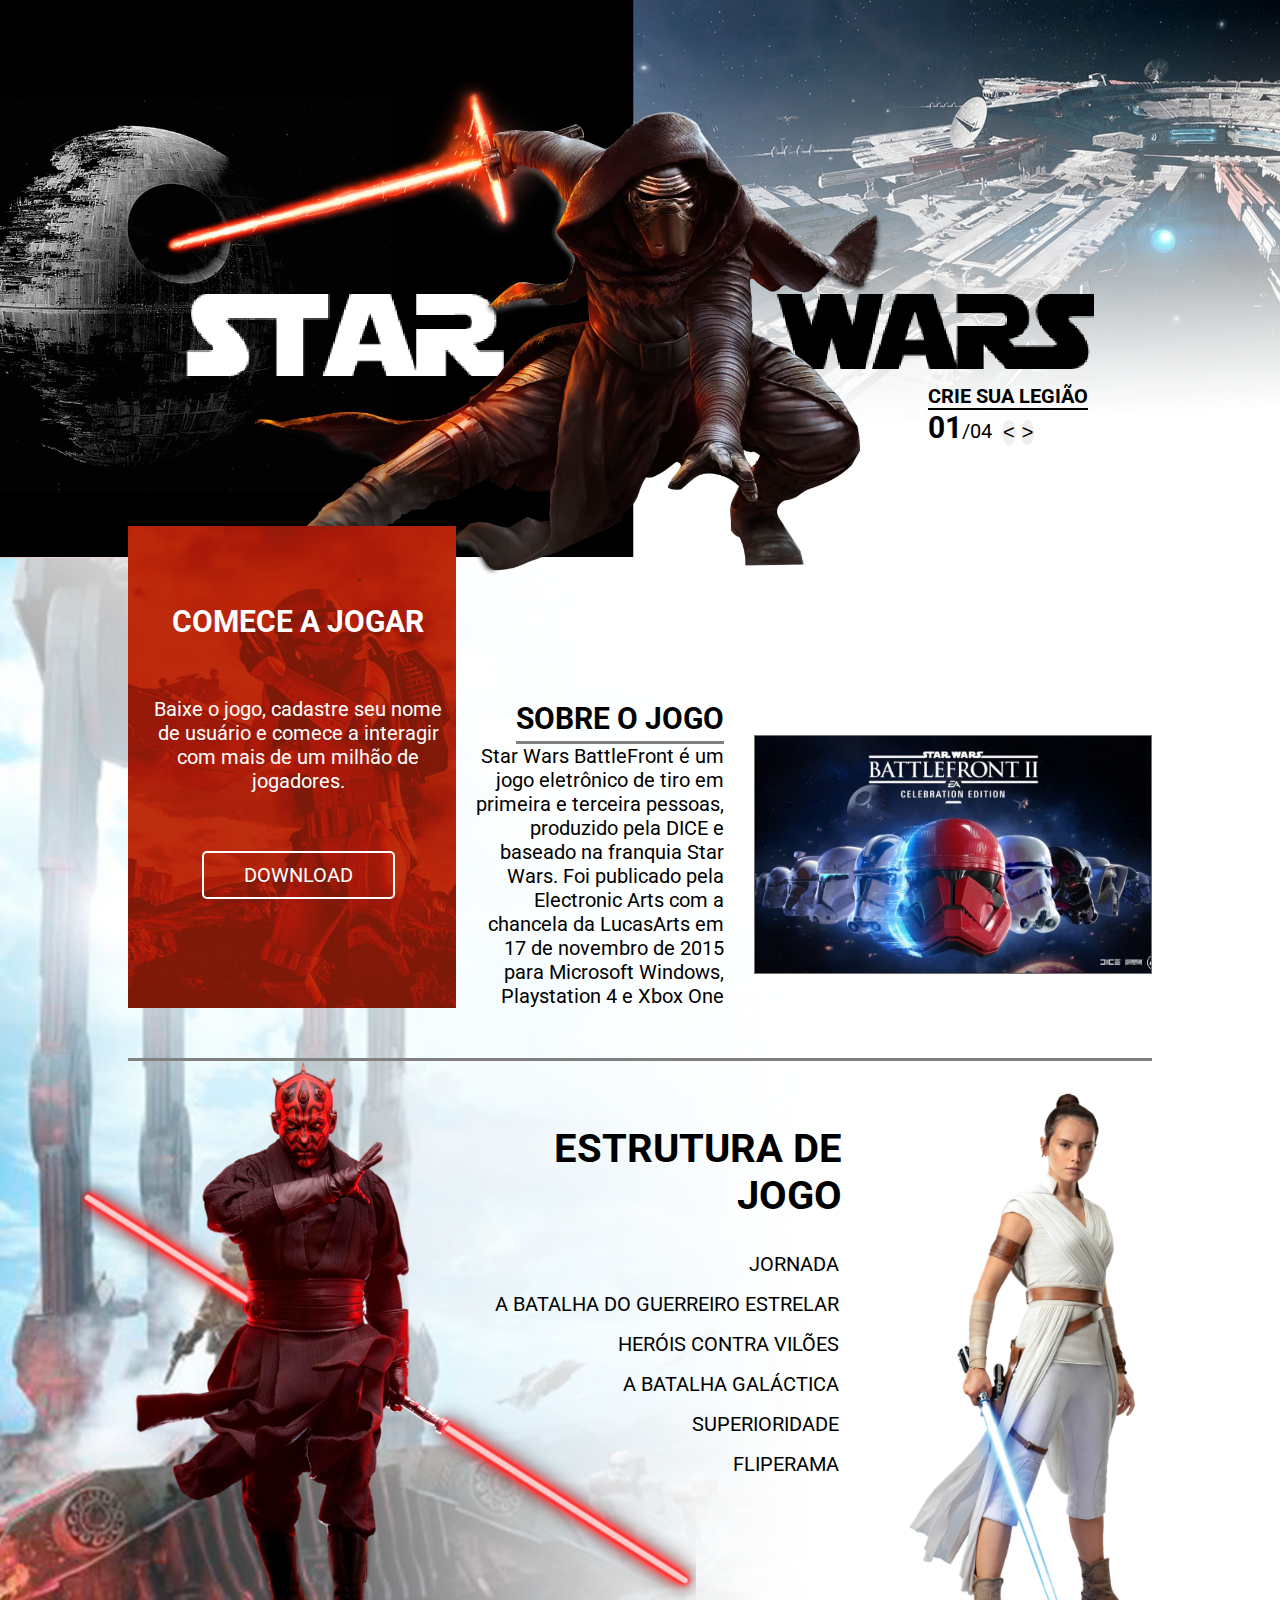
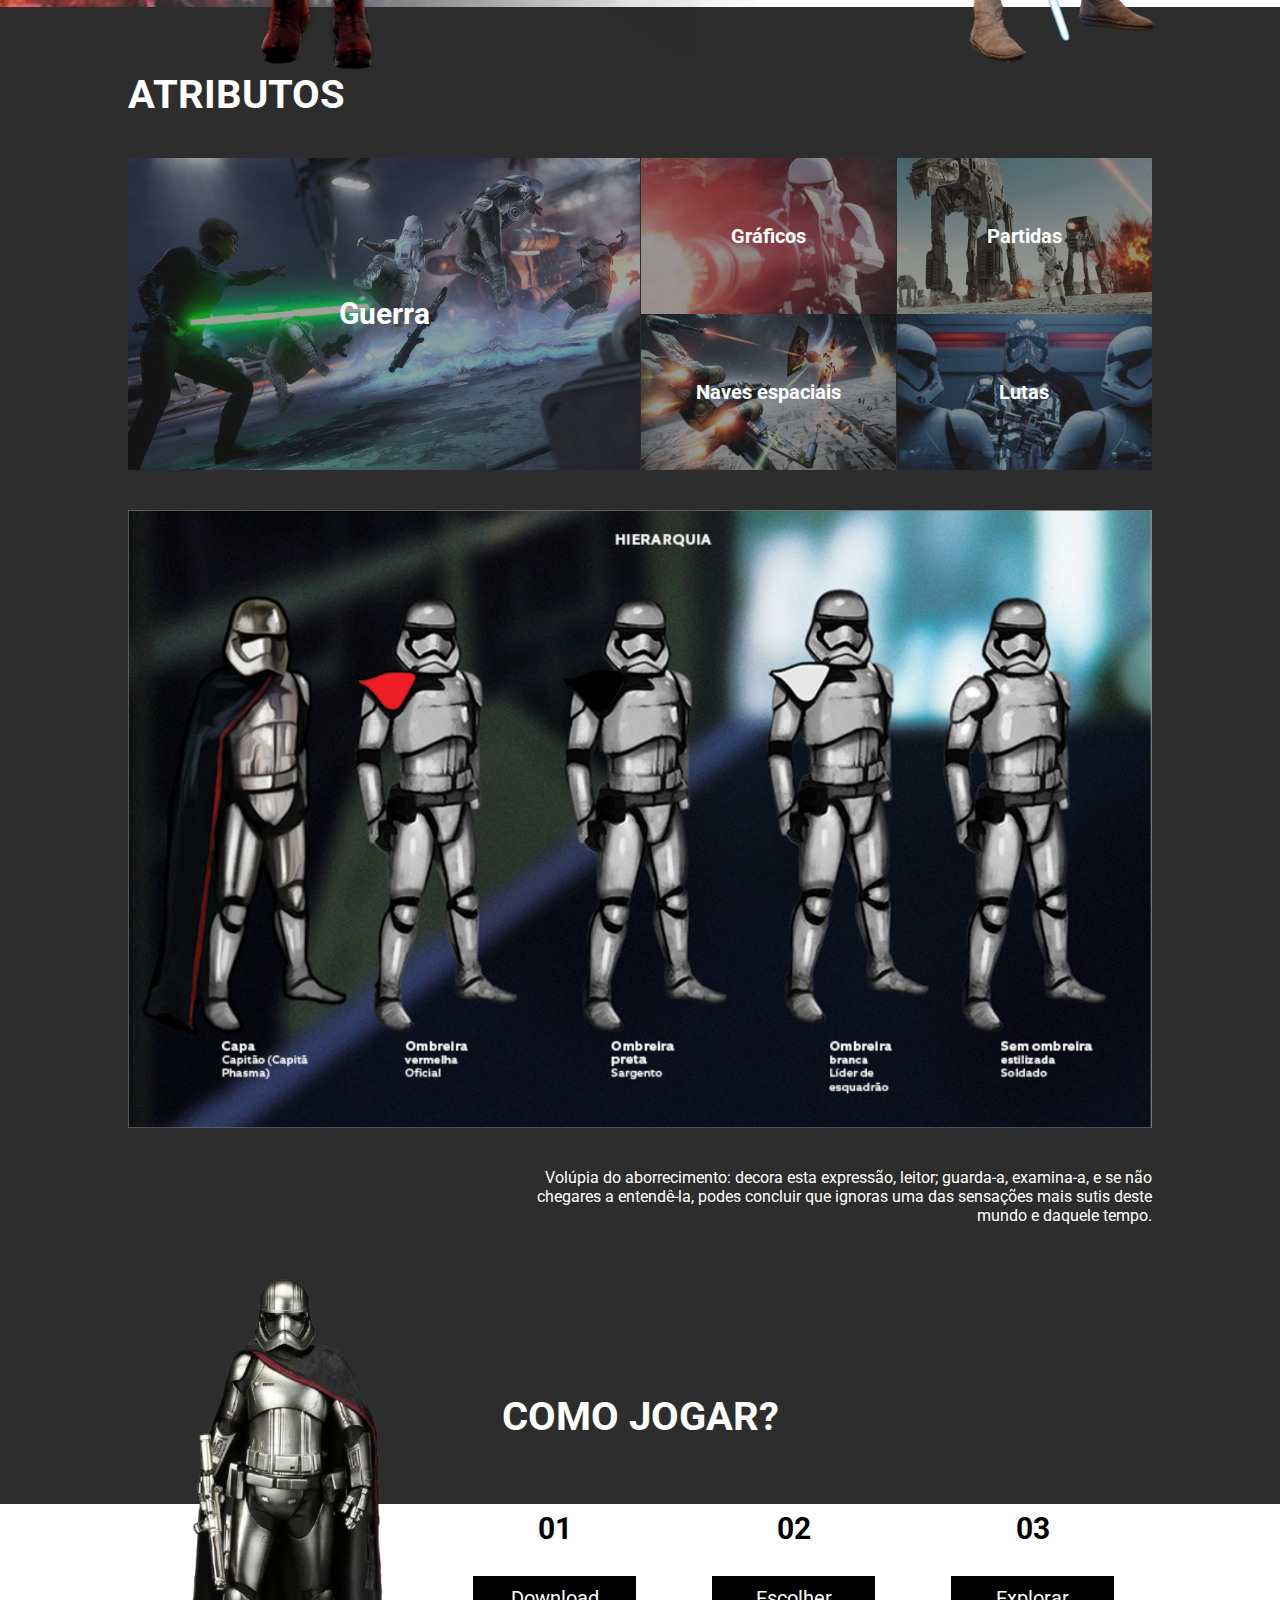
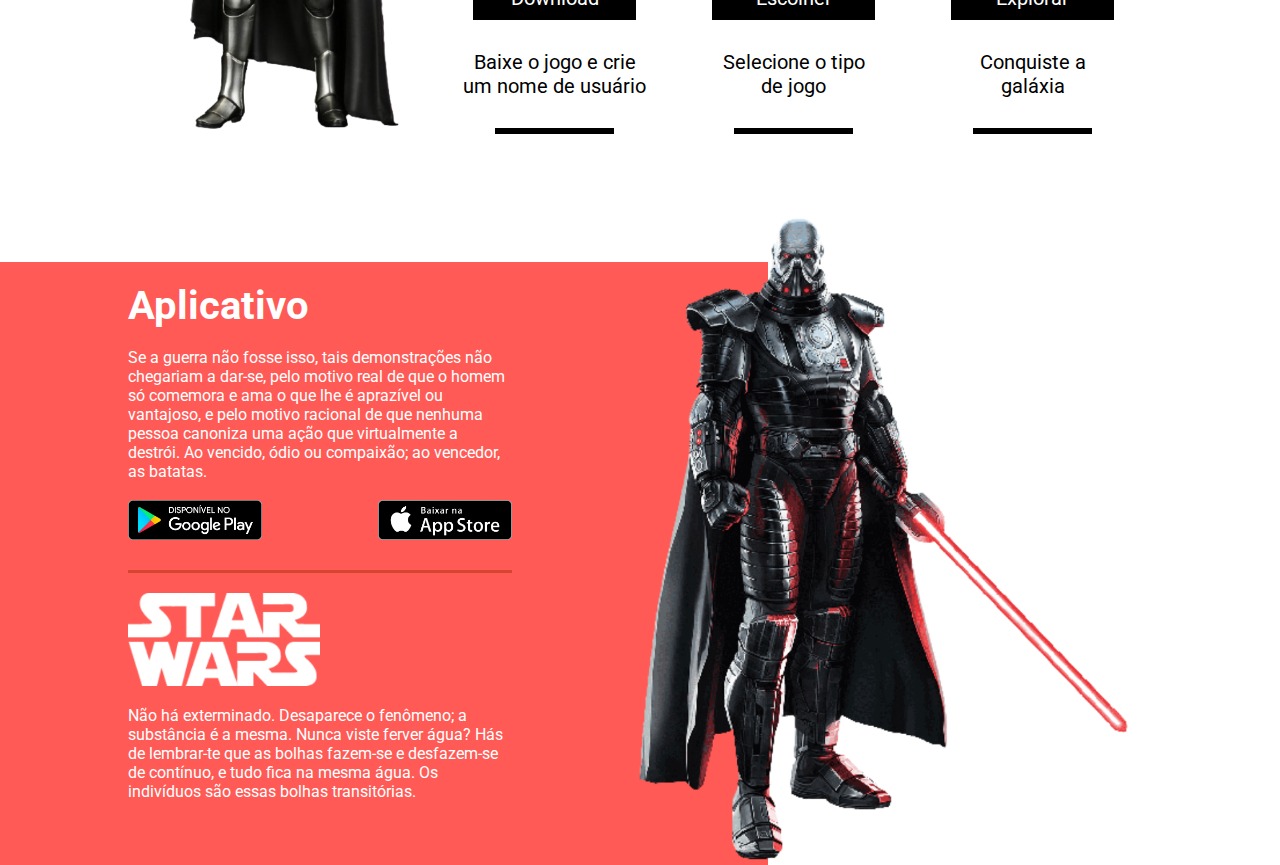
<file: index.html>
<!DOCTYPE html>
<html lang="pt">

<head>
    <meta charset="UTF-8">
    <meta http-equiv="X-UA-Compatible" content="IE=edge">
    <meta name="viewport" content="width=device-width, initial-scale=1.0">
    <title>Star Wars</title>
    <link rel="stylesheet" href="css/styles.css">
    <link rel="preconnect" href="https://fonts.googleapis.com">
    <link rel="preconnect" href="https://fonts.gstatic.com" crossorigin>
    <link href="https://fonts.googleapis.com/css2?family=Roboto:wght@300;700&display=swap" rel="stylesheet">
    <style>
        @import url('https://fonts.googleapis.com/css2?family=Roboto:wght@300;700&display=swap');
    </style>
</head>

<body>
    <header>
        <h1>Star Wars: BattleFront II</h1>
        <img src="img/star uó topo.png" alt="Imagem de Fundo Star Wars">
        <img src="img/Kylo-Ren-banner sem fundo.png" alt="Kylo Ren banner">
        <figure>
            <img src="img/star.png" alt="Star">
            <img src="img/wars.png" alt="Wars">
        </figure>

        <section class="card-legiao">
            <h2>CRIE SUA <span class="negrito">LEGIÃO</span></h2>
            <div>
                <span><span class="negrito grande">01</span>/04</span>
                <div>
                    <button>&lt</button>
                    <button>&gt</button>
                </div>
            </div>
        </section>
    </header>
    <main>
        <section class="apresentacao">
            <section class="card-vermelho">
                <h2>COMECE A JOGAR</h2>
                <p>Baixe o jogo, cadastre seu nome de usuário e comece a interagir com mais de um milhão de jogadores.
                </p>
                <a href=""><p>DOWNLOAD</p></a>
            </section>
            <figure class="card-sobre">
                <figcaption>
                    <h2>SOBRE O JOGO</h2>
                    <p>Star Wars BattleFront é um jogo eletrônico de tiro em primeira e terceira pessoas, produzido pela
                        DICE e baseado na franquia Star Wars. Foi publicado pela Electronic Arts com a chancela da
                        LucasArts em 17 de novembro de 2015 para Microsoft Windows, Playstation 4 e Xbox One</p>
                </figcaption>
                <img src="img/star wars frente de batalha.png" alt="Sobre o jogo">
            </figure>
        </section>

        <section class="estrutura-container">
            <section class="img-nav-container">
                <img src="img/lord sifh 2.png" alt="Lord Sith" class="img-lord-sith">
                <img src="img/rey star wars.png" alt="Ray Star Wars" class="img-ray">
            </section>
            <nav class="estrutura">
                <h2>ESTRUTURA DE <span class="negrito">JOGO</span></h2>
                <ul>
                    <li>JORNADA</li>
                    <li>A BATALHA DO GUERREIRO ESTRELAR</li>
                    <li>HERÓIS CONTRA VILÕES</li>
                    <li>A BATALHA GALÁCTICA</li>
                    <li>SUPERIORIDADE</li>
                    <li>FLIPERAMA</li>
                </ul>
            </nav>
        </section>

        <section class="atributos-container">
            <h2>ATRIBUTOS</h2>
            <section class="imagens-outter">
                <div class="img1 img-hover">
                    <p class="saiba-mais">Guerra</p>
                    <div class="border-top-left"></div>
                    <div class="expansivel exp1">
                        <h2>GUERRA ESPACIAL</h2>
                        <p>Batalhe no espaço, crie seu esquadrão, junte-se a sua frota.</p>
                        <a href="" class="leia-mais">Leia Mais</a>
                    </div>
                    <div class="border-bottom-right"></div>
                </div>
                <section class="imagens-inner">
                    <section class="imgs-top">
                        <div class="img2 img-hover">
                            <p class="saiba-mais">Gráficos</p>
                            <div class="border-top-left"></div>
                            <div class="expansivel exp2">
                                <h2>NOVOS GRÁFICOS</h2>
                                <p>Gráficos realistas para tomar o império.</p>
                                <a href="" class="leia-mais">Leia Mais</a>
                            </div>
                            <div class="border-bottom-right"></div>
                        </div>
                        <div class="img3 img-hover">
                            <p class="saiba-mais">Partidas</p>
                            <div class="border-top-left"></div>
                            <div class="expansivel exp3">
                                <h2>PARTIDAS EMOCIONANTES</h2>
                                <p>Participe das batalhas multijogador em locais dos filmes</p>
                                <a href="" class="leia-mais">Leia Mais</a>
                            </div>
                            <div class="border-bottom-right"></div>
                        </div>
                    </section>
                    <section class="imgs-bottom">
                        <div class="img4 img-hover">
                            <p class="saiba-mais">Naves espaciais</p>
                            <div class="border-bottom-right"></div>
                            <div class="border-top-left"></div>
                            <div class="expansivel exp4">
                                <h2>DOMINE CAÇAS ESTRELARES</h2>
                                <p>Assuma o controle de caças da República e do Império</p>
                                <a href="" class="leia-mais">Leia Mais</a>
                            </div>
                            <div class="border-bottom-right"></div>
                        </div>
                        <div class="img5 img-hover">
                            <p class="saiba-mais">Lutas</p>
                            <div class="border-top-left"></div>
                            <div class="border-bottom-right"></div>
                            <div class="expansivel exp5">
                                <h2>UMA GALÁXIA EM GUERRA</h2>
                                <p>Lute com amigos e heróis em diversos planetas de todas as eras de Star Wars</p>
                                <a href="" class="leia-mais">Leia Mais</a>
                            </div>
                            <div class="border-bottom-right"></div>
                        </div>
                    </section>
                </section>
            </section>
            <img src="img/star-wars_stormtrooper_hierarquia.png" alt="Hierarquia de Stormtroopers">
            <p>Volúpia do aborrecimento: decora esta expressão, leitor; guarda-a, examina-a, e se não chegares a
                entendê-la, podes concluir que ignoras uma das sensações mais sutis deste mundo e daquele tempo.</p>
            <h2>COMO JOGAR?</h2>
        </section>
        <section class="tres-opcoes">
            <img src="img/stortm_trooper_capa_preta-removebg-preview.png" alt="Stormtrooper de Capa Preta">
            <section class="opcoes">
                <div class="opcao opcao1">
                    <h2>01</h2>
                    <a href="">Download</a>
                    <p>Baixe o jogo e crie um nome de usuário</p>
                    <span></span>
                </div>
                <div class="opcao opcao2">
                    <h2>02</h2>
                    <a href="">Escolher</a>
                    <p>Selecione o tipo de jogo</p>
                    <span></span>
                </div>
                <div class="opcao opcao3">
                    <h2>03</h2>
                    <a href="">Explorar</a>
                    <p>Conquiste a galáxia</p>
                    <span></span>
                </div>
            </section>
        </section>
    </main>
    <footer>
        <section class="informacoes">
            <h2>Aplicativo</h2>
            <p class="texto-final">Se a guerra não fosse isso, tais demonstrações não chegariam a dar-se, pelo motivo
                real de que o homem só
                comemora e ama o que lhe é aprazível ou vantajoso, e pelo motivo racional de que nenhuma pessoa canoniza
                uma ação que virtualmente a destrói. Ao vencido, ódio ou compaixão; ao vencedor, as batatas.</p>
            <figure class="imgs-download">
                <img src="img/disponivel-google-play-badge.png" alt="Google Play">
                <img src="img/baixar-na-app-store-botao-2-1024x304.png" alt="App Store">
            </figure>
            <figure class="star-wars-final">
                <img src="img/esta uo.png" alt="Star Wars logo">
                <figcaption class="texto-final">Não há exterminado. Desaparece o fenômeno; a substância é a mesma. Nunca
                    viste ferver
                    água? Hás de lembrar-te que as bolhas fazem-se e desfazem-se de contínuo, e tudo fica na mesma
                    água. Os indivíduos são essas bolhas transitórias.</figcaption>
            </figure>
        </section>
        <img src="img/darth_vader-sem fundo.png" alt="Darth Vader">
    </footer>
</body>

</html>
</file>
<file: css/styles.css>
* {
    padding: 0;
    margin: 0;
    border: 0;
}

/*Será usado como REM depois*/
html {
    font-size: calc(15px + 0.390625vw);
}

h1 {
    display: none;
}

body {
    font-family: 'Roboto', sans-serif;
}

.negrito {
    font-weight: bold;
}

header {
    width: 100%;
    height: fit-content;
    display: flex;
    flex-direction: column;
}

header>img:nth-of-type(1) {
    width: 100%;
    z-index: -1;
}

header>img:nth-of-type(2) {
    position: absolute;
    width: 60%;
    z-index: 1;
    margin-top: 3%;
    margin-left: 12%;
}

header figure {
    height: 12%;
    width: 71%;
    display: flex;
    position: absolute;
    justify-content: space-between;
    align-self: center;
    align-items: flex-start;
    margin-top: 23%;
}

header figure img {
    width: 35%
}

.card-legiao {
    z-index: 4;
    position: absolute;
    width: fit-content;
    height: fit-content;
    display: flex;
    flex-direction: column;
    justify-content: space-between;
    height: fit-content;
    align-self: flex-end;
    margin-top: 30%;
    margin-right: 15%;
}

.card-legiao h2 {
    width: fit-content;
    font-size: 1rem;
    text-align: left;
    border-bottom: 2px solid black;
}

.card-legiao>div {
    display: flex;
    align-items: flex-end;
    flex-wrap: wrap;
    gap: 10px;
    font-size: 0.8rem;
}

.card-legiao > div * {
    font-size: 1rem;
}

.card-legiao>div button {
    padding: 1px;
    border-radius: 50%;
    border: none;
    color: black;
}

.card-legiao>div button:hover {
    cursor: pointer;
    background-color: lightgray;
}

.card-legiao .grande {
    font-size: 1.5rem;
}


main {
    display: flex;
    flex-direction: column;
    background-image: url("../img/sta\ uo\ robot.png");
    background-repeat: no-repeat;
    background-position: top left;
    align-items: center;
}

.apresentacao {
    position: unset;
    z-index: 1;
    width: 80%;
    display: flex;
    align-self: center;
    justify-content: center;
    border-bottom: 3px solid gray;
    padding-bottom: 50px;
    align-items: center;
}

.card-sobre {
    width: 70%;
    align-items: flex-start;
    position: static;
    align-self: flex-end;
    display: flex;
    justify-content: space-between;
    gap: 30px;
}

.card-sobre figcaption {
    display: flex;
    flex-direction: column;
    justify-content: space-between;
    align-self: center;
    height: 100%;
    text-align: right;
}

.card-sobre figcaption h2 {
    padding-bottom: 5px;
    border-bottom: 3px solid gray;
    width:fit-content;
    align-self: flex-end;
}

.card-sobre img {
    align-self: center;
    align-items: flex-start;
}

.card-vermelho {
    width: 70vw;
    height: 102.972293vw; /*seguindo a proporção da imagem*/
    max-width: 300px;
    max-height: 441px;
    display: flex;
    flex-direction: column;
    align-items: center;
    justify-content: space-evenly;

    text-align: center;

    z-index: 1;
    background-image: url("../img/strom\ trupe\ red.png");
    background-repeat: no-repeat;
    background-size: contain;
    margin-top: -3%;
    color: white;

    padding: 2%;
}

.card-vermelho h2 {
    font-size: 1.5rem;
}

.card-vermelho a {
    font-size: 1rem;
}

.card-vermelho a {
    text-decoration: none;
    color: white;
    border: 2px solid white;
    border-radius: 5px;
    padding: 10px 40px 10px 40px;
    background: linear-gradient(to left, rgba(0, 0, 0, 0) 50%, rgba(0, 0, 0, 0.4) 50%) right;
    background-size: 200%;
    transition: 0.5s;
    margin-bottom: 10%;
}

.card-vermelho a:hover {
    background-position: left;
}

.card-vermelho a:hover>p {
    transition: 0.5s ease-in-out;
    scale: 1.15;
}

.card-vermelho a:hover {
    background-color: rgba(0, 0, 0, 0.4);
}

.card-vermelho a:not(:hover)>p {
    transition: 0.1s;
}

/*FIM DA PRIMEIRA SECTION*/

/*ESTRUTURA DE JOGO*/
.estrutura-container {
    display: flex;
    flex-direction: column;
}

.img-nav-container {
    display: flex;
    position: relative;
    z-index: 1;
    width: 90%;
    align-self: center;
    justify-content: space-between;
}

.img-lord-sith {
    width: 55%;
    height: max-content;
}

.img-ray {
    width: 28%;
    height: max-content;
    align-self: flex-end;
}

.estrutura {
    position: absolute;
    align-self: center;
    margin-top: 5%;
    display: flex;
    flex-direction: column;
    text-align: right;
    gap: 30px;
    width: fit-content;
    z-index: 3;
}

.estrutura h2 {
    font-size: 2rem;
    width: 80%;
    align-self: flex-end;
}

.estrutura ul {
    display: flex;
    flex-direction: column;
    list-style: none;
    text-align: right;
    gap: 10px;
    font-size: 1rem;
    width: fit-content;
    align-self: flex-end;
}

.estrutura li {
    padding: 3px;
    background: linear-gradient(to left, rgb(238, 77, 77) 50%, rgba(0, 0, 0, 0) 50%) left;
    background-size: 200%;
    transition: 1s;
}

.estrutura li:hover {
    background-position: right;
    color: white;
    cursor: pointer;
}

.atributos-container {
    background-color: rgb(45, 45, 45);
    color: white;
    margin-top: -5.3%;
    width: 100%;

    display: flex;
    flex-direction: column;
    gap: 40px;
    padding-bottom: 5%;
}

.atributos-container > h2:first-of-type {
    font-size: 2rem;
    margin: 5% 0 0 10%;
}

.atributos-container > p {
    align-self: flex-end;
    margin-right: 10%;
    font-size: 0.8rem;
    width: 50%;
    text-align: end;
    position: relative;
}

/*SEÇÃO ATRIBUTOS - PARTE DAS IMAGENS - EVITANDO USAR DIVS O MÁXIMO POSSÍVEL*/
.imagens-outter {
    align-self: center;
    width: 80vw;
    height: 24.368932vw; /*Seguindo as proporcões das images de fundo*/
    display: flex;
}
.imagens-inner {
    display: flex;
    flex-direction: column;
    width: 50%;
    height: 100%;
}
.imgs-top, .imgs-bottom {
    display: flex;
    width: 100%;
    height: 50%;
}

.img1, .img2, .img3, .img4, .img5 {
    width: 50%;
    height: 100%;
    background-repeat: no-repeat;
    background-position: center;
    background-size: contain;
    position: relative; /*haverá divs com position: absolute dentro destas divs*/
    display: flex;
    flex-direction: column;
    justify-content:center;
}

.saiba-mais {
    align-self: center;
    font-weight: bold;
    transition: 1s;
}

.border-top-left, .border-bottom-right {
    position: absolute;
    width: 16%;
    height: 25%;
    transition: 1s;
    transform: scale(0.0001);
}

.border-top-left {
    border-top: 3px solid white;
    border-left: 3px solid white;
    align-self: flex-start;
    margin-left: 50%;
}

.border-bottom-right {
    border-bottom: 3px solid white;
    border-right: 3px solid white;
    align-self: flex-end;
    margin-right: 50%;
}

.img1 {
    background-image: url("../img/134840-games-review-star-wars-battlefront-review-image1-NkRao9Jw12.png");
}

.img1 .saiba-mais {
    font-size: 1.5rem;
}

.img2 {
    background-image: url("../img/Security_stormtrooper_HUC2-FF-003301.png");
}

.img3 {
    background-image: url("../img/star\ game.png");
}

.img4 {
    background-image: url("../img/naves\ em\ batalha\ star\ wars.png");
}

.img5 {
    background-image: url("../img/stormtrup.png");
}

.img-hover:hover .expansivel { /*mostra o conteúdo dentro da div imgn*/
    transform: scale(1);
}
.img-hover:hover .saiba-mais {
    transform: scale(0.0001);
}
.img-hover:hover > .border-top-left {
    display: unset;
    transform: scale(1);
    margin-bottom: 45%;
    margin-left: 0;
}

.img-hover:hover > .border-bottom-right {
    display: unset;
    transform: scale(1);
    margin-top: 45%;
    margin-right: 0;
}

.expansivel {
    width: 105%;
    height: 110%;
    display: flex;
    flex-direction: column;
    justify-content: space-evenly;
    position: absolute;
    font-size: 0.8rem;
    align-self: center;
    transition: 1s;
    overflow: hidden;
    transform: scale(0.001);
}

.img1 .expansivel {
    font-size: 1rem;
}

.expansivel > * {
    align-self: center;
    width: 80%;
}

/*cores de cada div expansivel*/
.exp1 {
    background-color: rgba(99, 12, 59, 0.4);
}

.exp2 {
    background-color: rgba(255, 68, 68, 0.4);
}

.exp3 {
    background-color: rgba(0,255,0,.4);
}

.exp4 {
    background-color: rgba(255, 251, 16, 0.4);
}

.exp5 {
    background-color: rgba(0,0,255,0.4);
}

/*estilização do link*/
.leia-mais {
    text-decoration: none;
    width: 25%;
    border: 2px solid white;
    text-align: center;
    padding: 10px;
    color: white;
    transition: 0.5s;
    background: linear-gradient(to right, rgba(0,0,0,0.5) 50%, rgba(0,0,0,0) 50%) right;
    background-size: 200%;
}

.leia-mais:hover {
    transform: scale(1.1);
    background-position: left;
}

.atributos-container>img {
    width: 80vw;
    align-self: center;
}

.atributos-container>h2:last-of-type {
    align-self: center;
    font-size: 2rem;
    margin-top: 10%;
}

/*Sub seção das opções*/

.tres-opcoes {
    width: 80%;
    margin-top: -18%;
    display: flex;
    justify-content: space-evenly;
    align-self: center;
    margin-bottom: 10%;
}

.tres-opcoes img {
    width: 30%;
}

.opcoes {
    display: flex;
    width: 70%;
}

.opcao {
    font-size: 1rem;
    width: 40%;
    height: fit-content;
    display: flex;
    flex-direction: column;
    align-items: center;
    text-align: center;
    align-self: flex-end;
    justify-content: space-evenly;
    position: relative;
    gap: 30px;
    transition: 0.5s;
}

.opcao h2 {
    transition: 0.5s;
}

.opcao p {
    font-size: 1rem;
    width: 80%;
}

.opcao2 p {
    width: 60%;
}

.opcao3 p {
    width: 45%;
}

.opcao span {
    width: 50%;
    height: 0.3rem;
    background-color: black;
    transition: 0.5s;
}

.opcao a {
    text-decoration: none;
    padding: 10px;
    width: 60%;
    color: white;
    background: linear-gradient(to right, red 50%, black 50%) right;
    background-size: 200%;
    transition: 0.5s;
}

.opcao:hover {
    transform: translateY(-5%);
}

.opcao a:hover  {
    background-position: left;
}

.opcao:hover h2 {
    transform: scale(1.15);
}

.opcao:hover span {
    background-color: red;
}
footer {
    background: linear-gradient(to right, #FF5A56 60%, white 40%);
    display: flex;
    align-items: flex-end;
}

.informacoes {
    display: flex;
    flex-direction: column;
    width: 30%;
    color: white;
    margin-left: 10%;
    justify-content: space-between;
    height: max-content;
    padding-bottom: 5%;
}

.informacoes > * {
    margin-top: 5%;
}

footer>img {
    width: 40%;
    margin: -10% 0 0 9%;
}

.informacoes h2 {
    font-size: 2rem;
}

.imgs-download {
    display: flex;
    justify-content: space-between;
    padding-bottom: 8%;
    border-bottom: 3px solid #D74430;
}

.imgs-download * {
    width: 35%;
}

.imgs-download img:hover {
    cursor: pointer;
}

.star-wars-final {
    display: flex;
    flex-direction: column;
    justify-content: space-between;
    height: fit-content;
}

.star-wars-final img {
    width: 50%;
    margin-bottom: 5%;
}

.texto-final {
    font-size: 0.8rem;
}

@media (max-width: 1200px) {
    .apresentacao {
        display: flex;
        flex-direction: column;
        justify-content: center;
        gap: 40px;
    }
    .card-sobre {
        width: 90%;
    }
    .tres-opcoes {
        margin-top: -5%;
    }
    .opcao h2 {
        width: 100%;
    }
}

@media (max-width: 820px) {

    main {
        background-position: top left;
        background-size: 60%;
    }

    .card-sobre {
        display: flex;
        flex-direction: column-reverse;
        align-items: flex-start;
        width: 100%;
    }

    .card-vermelho {
        margin-top: 5%;
    }

    .card-sobre img {
        width: 100%;
        align-self: center;
        min-width: none;
    }
    .card-legiao {
        display: flex;
        height: min-content;
        width: fit-content;
    }

    .card-legiao h2 {
        font-size: 0.5rem;
        border: none;
        width: fit-content
    }

    .card-legiao div span {
        font-size: 0.4rem;
    }

    .card-legiao .grande {
        font-size: 0.5rem;
    }

    .card-legiao div div button {
        font-size: 0.4rem;
    }

    .card-sobre figcaption {
        width: 100%;
    }

    .estrutura-container {
        position: relative;
        overflow: hidden;
        width: 100%;
    }

    .img-nav-container {
        position: absolute;
        width: 150%;
        margin-left: -5%;
        margin-top: 10%;
        align-self: center;
    }

    .img-nav-container img:last-of-type {
        display: none;
    }

    .estrutura {
        position: inherit;
        margin-bottom: 10%;
    }

    /*SEÇÃO SOBRE IMAGENS*/
    .atributos-container img {
        width: 98vw;
    }
    .imagens-outter {
        display: flex;
        flex-direction: column;
        width: 80vw;
        height: 243.689321vw; /*proporção de 5 imagens*/
        justify-content: center;
    }
    
    .expansivel {
        font-size: 1rem;
    }

    .img-hover .saiba-mais {
        font-size: 1.2rem;
    }
    

    .img1 {
        width: 80vw;
        height: 25%;
    }

    .imgs-top {
        font-size: 120%;
        display: flex;
        flex-direction: column;
        width: 80vw;
        justify-content: center;
    }

    .imgs-top > * {
        width: 100%;
    }

    .imgs-bottom {
        display: flex;
        flex-direction: column;
        width: 80vw;
        justify-content: center;
    }

    .imgs-bottom > * {
        width: 100%;
    }

    /*SEÇÃO TRÊS OPÇÕES*/
    .tres-opcoes {
        width: 100%;
        overflow: hidden;
        align-items: flex-start;
        position: relative;
        justify-content:space-around;
        margin-left: 0;
        overflow: hidden;
        margin: 5% 0 5% 0;
    }

    .tres-opcoes img {
        position: absolute;
        height: 100%;
        width: auto;
        margin-left: -83%;
    }

    .opcoes {
        flex-direction: column;
        align-items: center;
        margin-left: 26%;
        gap: 15px;
    }

    .opcao {
        width: 100%;
        gap: 20px;
    }

    .opcao:hover {
        transform:none
    }


    .opcao p {
        width: 60%;
    }

    .opcao3 p {
        width: 50%;
    }

    .opcao a {
        width: 50%;
    }

    /*FOOTER*/
    footer {
        display: flex;
        flex-direction: column;
        align-items: center;
        text-align: center;
        background: linear-gradient(#FF5A56 80%, white 20%);
        width: 100%;
        height: max-content;
        margin: 0;
    }
    .star-wars-final {
        align-items: center;
        justify-content: space-evenly;
    }
    .informacoes {
        align-self: center;
        text-align: justify;
        margin: 0;
        justify-content: space-evenly;
        height: fit-content;
        width: 80%;
    }

    footer h2 {
        align-self: center;
    }

    footer img {
        position: relative;
        margin: 0;
        width: 100%;
        margin: 0;
        align-self: center;
    }

    .atributos-container > p {
        margin: 0;
        width: 75%;
        margin-right: 5%;
    }

}
</file>
